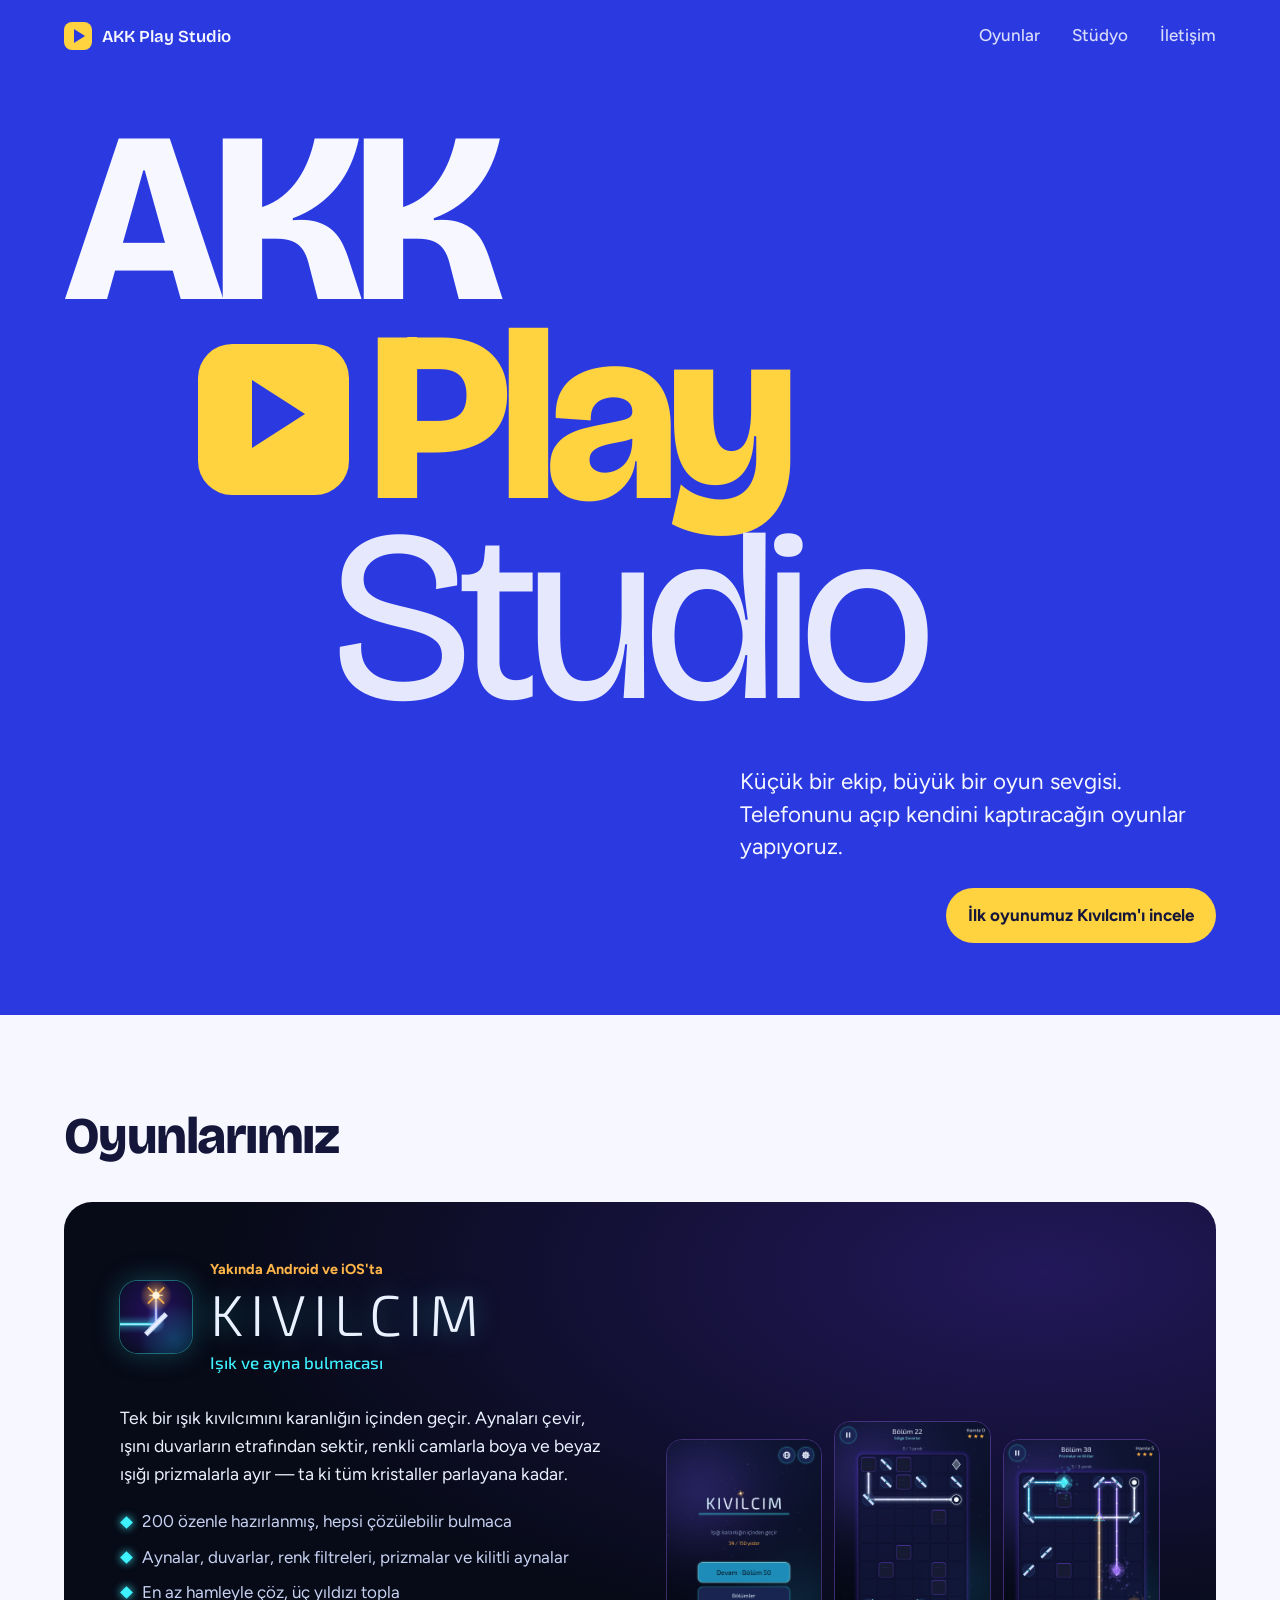
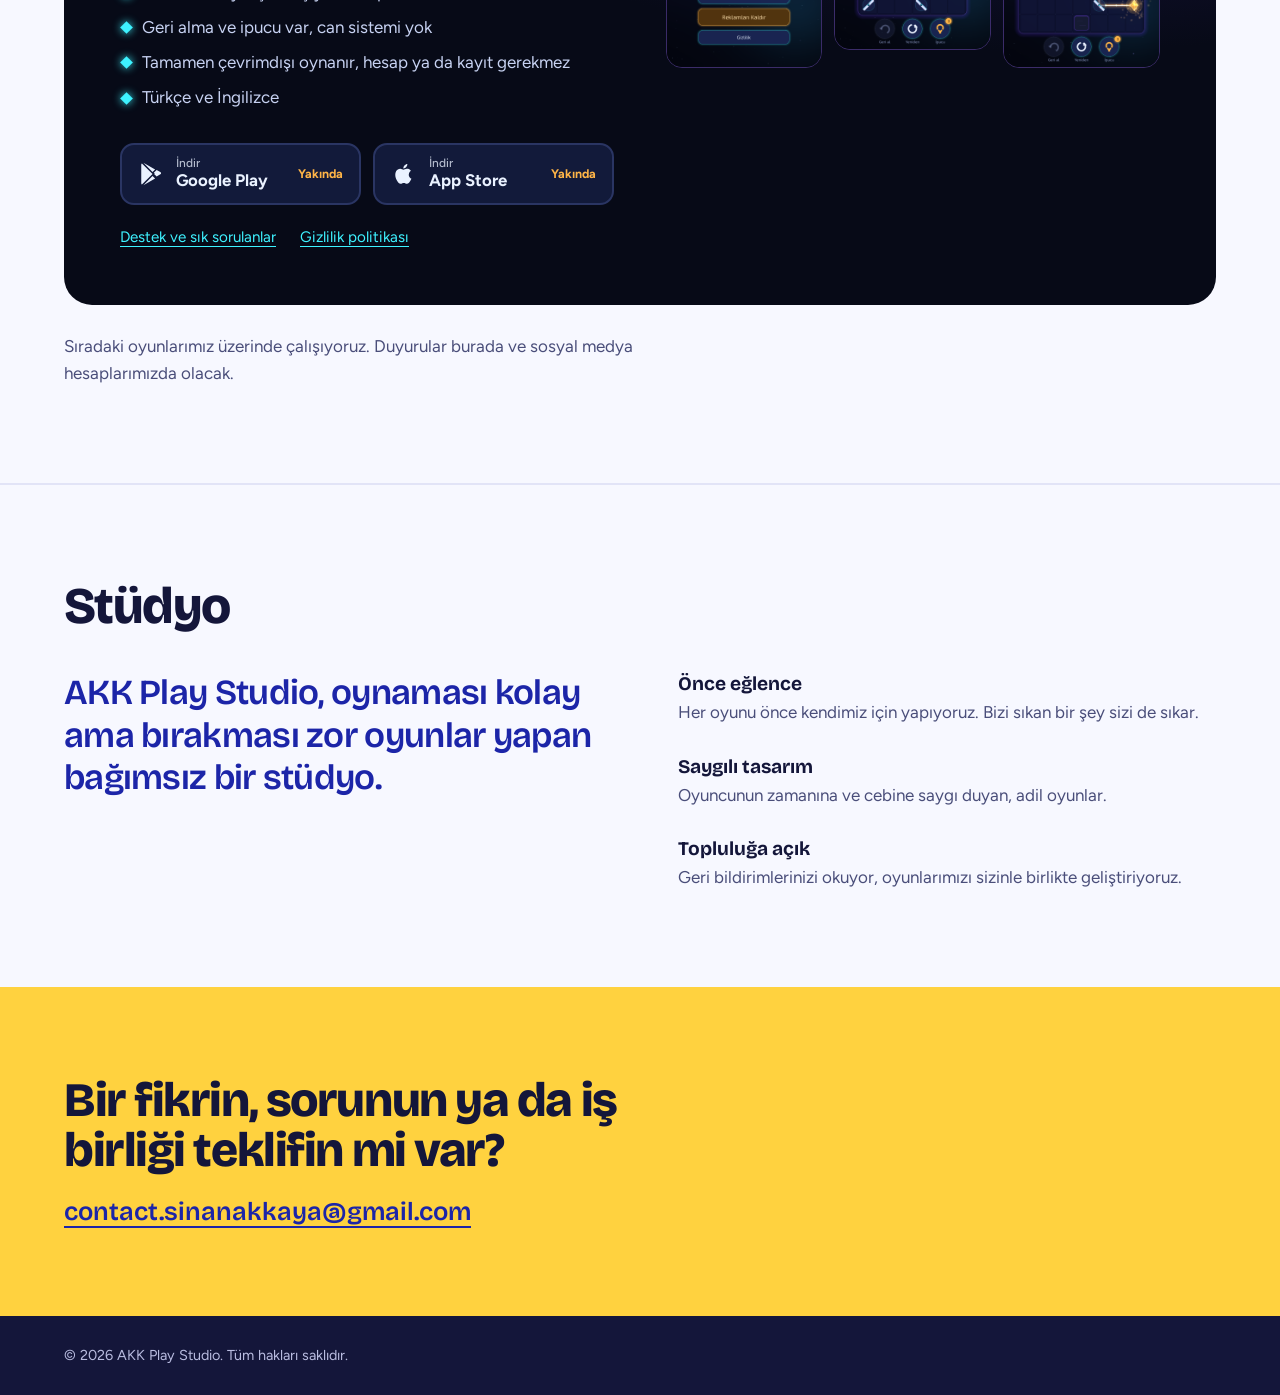
<file: index.html>
<!doctype html>
<html lang="tr">
<head>
  <meta charset="utf-8">
  <meta name="viewport" content="width=device-width, initial-scale=1">
  <title>AKK Play Studio</title>
  <meta name="description" content="AKK Play Studio bağımsız bir oyun stüdyosu. İlk oyunumuz Kıvılcım, ışık ve ayna bulmacası, yakında Android ve iOS'ta.">
  <link rel="preconnect" href="https://fonts.googleapis.com">
  <link rel="preconnect" href="https://fonts.gstatic.com" crossorigin>
  <link href="https://fonts.googleapis.com/css2?family=Bricolage+Grotesque:opsz,wght@12..96,400;12..96,600;12..96,800&family=Figtree:wght@400;500;700&family=Exo+2:wght@300;500&display=swap" rel="stylesheet">
  <link rel="stylesheet" href="styles.css">
  <link rel="icon" href="data:image/svg+xml,%3Csvg xmlns='http://www.w3.org/2000/svg' viewBox='0 0 32 32'%3E%3Crect width='32' height='32' rx='8' fill='%232B3AE0'/%3E%3Cpath d='M12 9l12 7-12 7z' fill='%23FFD23F'/%3E%3C/svg%3E">
</head>
<body>
  <a class="skip" href="#oyunlar">İçeriğe geç</a>

  <header class="top">
    <a class="logo" href="#" aria-label="AKK Play Studio ana sayfa">
      <span class="logo-mark" aria-hidden="true"></span>
      <span class="logo-text">AKK Play Studio</span>
    </a>
    <nav aria-label="Ana menü">
      <a href="#oyunlar">Oyunlar</a>
      <a href="#studyo">Stüdyo</a>
      <a href="#iletisim">İletişim</a>
    </nav>
  </header>

  <main>
    <section class="hero" aria-labelledby="hero-title">
      <h1 id="hero-title" class="wordmark">
        <span class="wm-line">AKK</span>
        <span class="wm-line wm-play"><span class="wm-btn" aria-hidden="true"></span>Play</span>
        <span class="wm-line wm-studio">Studio</span>
      </h1>
      <p class="hero-lede">Küçük bir ekip, büyük bir oyun sevgisi. Telefonunu açıp kendini kaptıracağın oyunlar yapıyoruz.</p>
      <a class="hero-cta" href="#kivilcim">İlk oyunumuz Kıvılcım'ı incele</a>
    </section>

    <section id="oyunlar" class="games" aria-labelledby="games-title">
      <h2 id="games-title" class="section-title">Oyunlarımız</h2>

      <article id="kivilcim" class="game" aria-labelledby="kivilcim-title">
        <div class="game-inner">
          <div class="game-body">
            <div class="game-head">
              <img class="game-icon" src="assets/kivilcim/icon.png" alt="" width="72" height="72">
              <div>
                <p class="game-status">Yakında Android ve iOS'ta</p>
                <h3 id="kivilcim-title" class="game-title">Kıvılcım</h3>
                <p class="game-genre">Işık ve ayna bulmacası</p>
              </div>
            </div>

            <p class="game-lede">Tek bir ışık kıvılcımını karanlığın içinden geçir. Aynaları çevir, ışını duvarların etrafından sektir, renkli camlarla boya ve beyaz ışığı prizmalarla ayır — ta ki tüm kristaller parlayana kadar.</p>

            <ul class="game-features">
              <li>200 özenle hazırlanmış, hepsi çözülebilir bulmaca</li>
              <li>Aynalar, duvarlar, renk filtreleri, prizmalar ve kilitli aynalar</li>
              <li>En az hamleyle çöz, üç yıldızı topla</li>
              <li>Geri alma ve ipucu var, can sistemi yok</li>
              <li>Tamamen çevrimdışı oynanır, hesap ya da kayıt gerekmez</li>
              <li>Türkçe ve İngilizce</li>
            </ul>

            <ul class="stores" data-game="kivilcim">
              <li>
                <a class="store" data-store="googlePlay" href="#">
                  <svg viewBox="0 0 24 24" aria-hidden="true"><path d="M3.6 2.3 13.4 12l-9.8 9.7c-.4-.2-.6-.6-.6-1.1V3.4c0-.5.2-.9.6-1.1Zm11 8.5 2.6-2.6 3.4 2c.9.5.9 1.6 0 2.1l-3.4 2-2.6-2.6L15.8 12l-1.2-1.2ZM5 1.6l10.8 6.2-2.4 2.4L5 1.6Zm8.4 12.2 2.4 2.4L5 22.4l8.4-8.6Z"/></svg>
                  <span class="store-text"><small>İndir</small>Google Play</span>
                  <span class="store-soon">Yakında</span>
                </a>
              </li>
              <li>
                <a class="store" data-store="appStore" href="#">
                  <svg viewBox="0 0 24 24" aria-hidden="true"><path d="M16.4 12.6c0-2.4 2-3.5 2-3.6-1.1-1.6-2.8-1.8-3.4-1.8-1.4-.2-2.8.8-3.5.8s-1.8-.8-3-.8c-1.5 0-3 .9-3.8 2.3-1.6 2.8-.4 7 1.2 9.3.8 1.1 1.7 2.4 2.9 2.3 1.2 0 1.6-.7 3-.7s1.8.7 3 .7 2-1.1 2.8-2.3c.9-1.3 1.2-2.5 1.2-2.6 0 0-2.4-.9-2.4-3.6ZM14.1 5.6c.6-.8 1.1-1.8 1-2.9-.9 0-2 .6-2.7 1.4-.6.7-1.1 1.8-1 2.8 1 .1 2-.5 2.7-1.3Z"/></svg>
                  <span class="store-text"><small>İndir</small>App Store</span>
                  <span class="store-soon">Yakında</span>
                </a>
              </li>
            </ul>

            <p class="game-links"><a href="kivilcim-destek.html">Destek ve sık sorulanlar</a><a href="privacy.html">Gizlilik politikası</a></p>
          </div>

          <div class="shots" role="group" aria-label="Kıvılcım ekran görüntüleri">
            <img src="assets/kivilcim/ekran-menu.png" alt="Kıvılcım ana menüsü" width="720" height="1055" loading="lazy">
            <img src="assets/kivilcim/ekran-bolum.png" alt="22. bölüm: ayna ve duvarlarla dolu bir bulmaca tahtası" width="720" height="1055" loading="lazy">
            <img src="assets/kivilcim/ekran-cozum.png" alt="38. bölüm çözüldü: prizmadan ayrılan ışınlar üç kristali yakıyor" width="720" height="1055" loading="lazy">
          </div>
        </div>
      </article>

      <p class="more-games">Sıradaki oyunlarımız üzerinde çalışıyoruz. Duyurular burada ve sosyal medya hesaplarımızda olacak.</p>
    </section>

    <section id="studyo" class="studio" aria-labelledby="studio-title">
      <h2 id="studio-title" class="section-title">Stüdyo</h2>
      <div class="studio-grid">
        <p class="studio-big">AKK Play Studio, oynaması kolay ama bırakması zor oyunlar yapan bağımsız bir stüdyo.</p>
        <div class="studio-points">
          <div>
            <h3>Önce eğlence</h3>
            <p>Her oyunu önce kendimiz için yapıyoruz. Bizi sıkan bir şey sizi de sıkar.</p>
          </div>
          <div>
            <h3>Saygılı tasarım</h3>
            <p>Oyuncunun zamanına ve cebine saygı duyan, adil oyunlar.</p>
          </div>
          <div>
            <h3>Topluluğa açık</h3>
            <p>Geri bildirimlerinizi okuyor, oyunlarımızı sizinle birlikte geliştiriyoruz.</p>
          </div>
        </div>
      </div>
    </section>

    <section id="iletisim" class="contact" aria-labelledby="contact-title">
      <h2 id="contact-title" class="contact-title">Bir fikrin, sorunun ya da iş birliği teklifin mi var?</h2>
      <a class="contact-mail" href="mailto:contact.sinanakkaya@gmail.com">contact.sinanakkaya@gmail.com</a>
    </section>
  </main>

  <footer class="foot">
    <p>© <span id="year">2026</span> AKK Play Studio. Tüm hakları saklıdır.</p>
  </footer>

  <div class="toast" role="status" aria-live="polite" hidden></div>

  <script src="config.js"></script>
  <script src="main.js"></script>
</body>
</html>
</file>
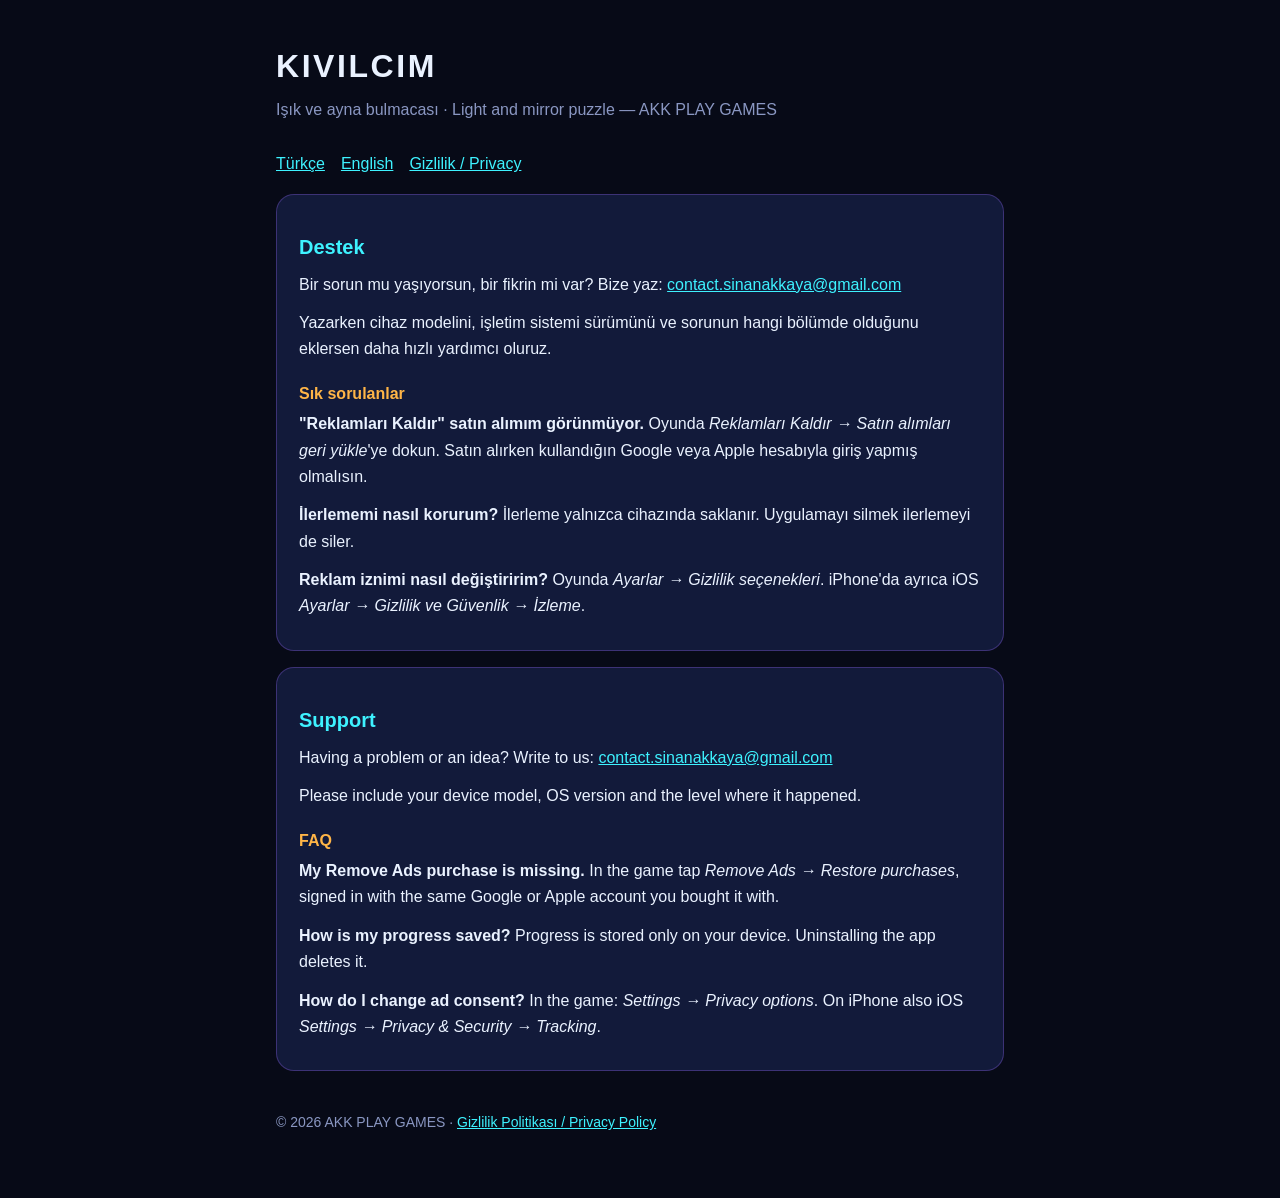
<file: kivilcim-destek.html>
<!doctype html>
<html lang="tr">
<head>
<meta charset="utf-8">
<meta name="viewport" content="width=device-width, initial-scale=1">
<title>KIVILCIM — Destek / Support</title>
<meta name="description" content="KIVILCIM: aynaları çevirip ışığı kristallere ulaştırdığın bir bulmaca oyunu. Destek ve iletişim.">
<style>
  :root { --bg:#070a17; --panel:#121a3a; --text:#eaf2ff; --dim:#8a97c2; --cyan:#3ef2ff; --amber:#ffb547; }
  * { box-sizing: border-box; }
  body { margin:0; background:var(--bg); color:var(--text); font:16px/1.65 -apple-system, "Segoe UI", Roboto, Arial, sans-serif; }
  main { max-width:760px; margin:0 auto; padding:40px 16px 64px; }
  h1 { font-size:32px; letter-spacing:.08em; margin:0 0 4px; }
  .tag { color:var(--dim); margin:0 0 28px; }
  h2 { color:var(--cyan); font-size:20px; margin:28px 0 8px; }
  h3 { color:var(--amber); font-size:16px; margin:18px 0 4px; }
  p { margin:0 0 12px; }
  .card { background:var(--panel); border:1px solid rgba(155,107,255,.3); border-radius:18px; padding:8px 22px 18px; margin-top:16px; }
  a { color:var(--cyan); }
  nav a { margin-right:16px; }
  footer { color:var(--dim); font-size:14px; margin-top:40px; }
</style>
</head>
<body>
<main>
  <h1>KIVILCIM</h1>
  <p class="tag">Işık ve ayna bulmacası · Light and mirror puzzle — AKK PLAY GAMES</p>
  <nav><a href="#tr">Türkçe</a><a href="#en">English</a><a href="privacy.html">Gizlilik / Privacy</a></nav>

  <section id="tr" class="card">
    <h2>Destek</h2>
    <p>Bir sorun mu yaşıyorsun, bir fikrin mi var? Bize yaz:
      <a href="mailto:contact.sinanakkaya@gmail.com">contact.sinanakkaya@gmail.com</a></p>
    <p>Yazarken cihaz modelini, işletim sistemi sürümünü ve sorunun hangi bölümde olduğunu eklersen daha hızlı yardımcı oluruz.</p>
    <h3>Sık sorulanlar</h3>
    <p><strong>"Reklamları Kaldır" satın alımım görünmüyor.</strong> Oyunda <em>Reklamları Kaldır → Satın alımları geri yükle</em>'ye dokun. Satın alırken kullandığın Google veya Apple hesabıyla giriş yapmış olmalısın.</p>
    <p><strong>İlerlememi nasıl korurum?</strong> İlerleme yalnızca cihazında saklanır. Uygulamayı silmek ilerlemeyi de siler.</p>
    <p><strong>Reklam iznimi nasıl değiştiririm?</strong> Oyunda <em>Ayarlar → Gizlilik seçenekleri</em>. iPhone'da ayrıca iOS <em>Ayarlar → Gizlilik ve Güvenlik → İzleme</em>.</p>
  </section>

  <section id="en" class="card" lang="en">
    <h2>Support</h2>
    <p>Having a problem or an idea? Write to us:
      <a href="mailto:contact.sinanakkaya@gmail.com">contact.sinanakkaya@gmail.com</a></p>
    <p>Please include your device model, OS version and the level where it happened.</p>
    <h3>FAQ</h3>
    <p><strong>My Remove Ads purchase is missing.</strong> In the game tap <em>Remove Ads → Restore purchases</em>, signed in with the same Google or Apple account you bought it with.</p>
    <p><strong>How is my progress saved?</strong> Progress is stored only on your device. Uninstalling the app deletes it.</p>
    <p><strong>How do I change ad consent?</strong> In the game: <em>Settings → Privacy options</em>. On iPhone also iOS <em>Settings → Privacy &amp; Security → Tracking</em>.</p>
  </section>

  <footer>© 2026 AKK PLAY GAMES · <a href="privacy.html">Gizlilik Politikası / Privacy Policy</a></footer>
</main>
</body>
</html>
</file>
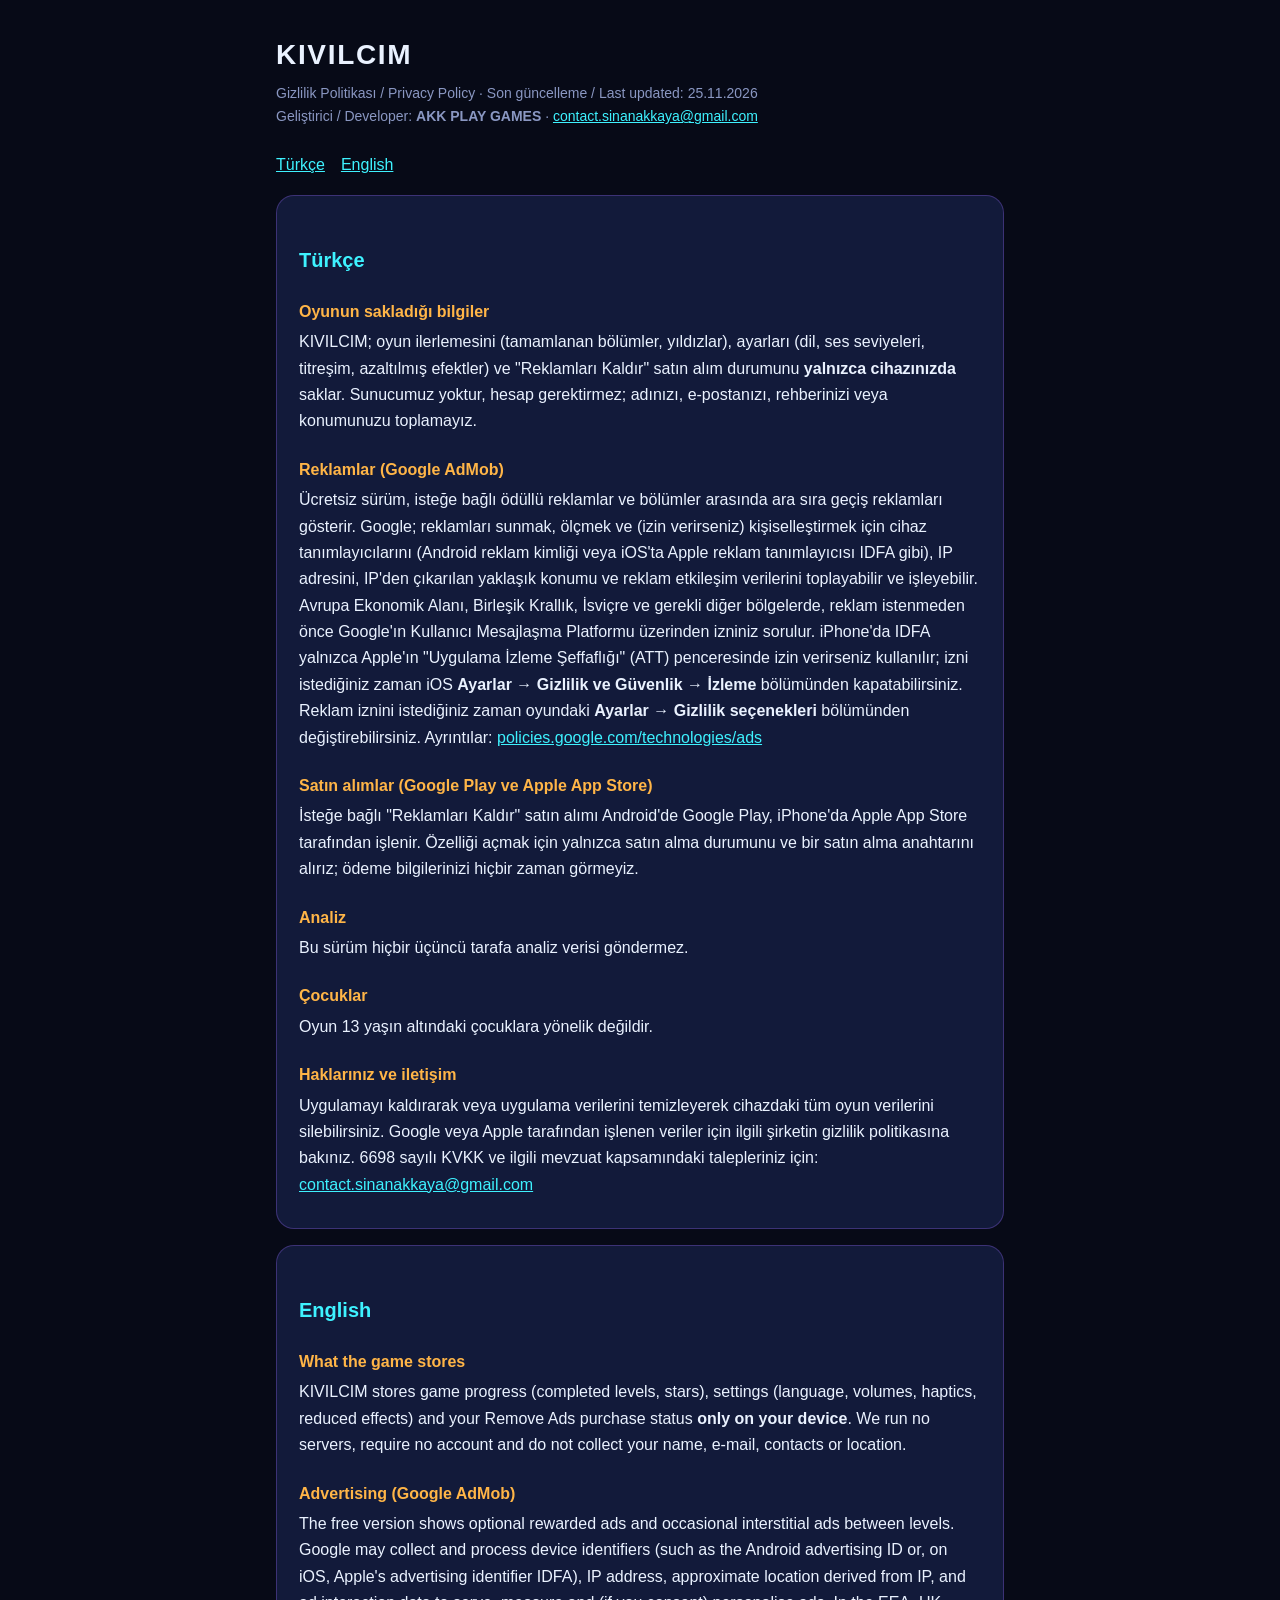
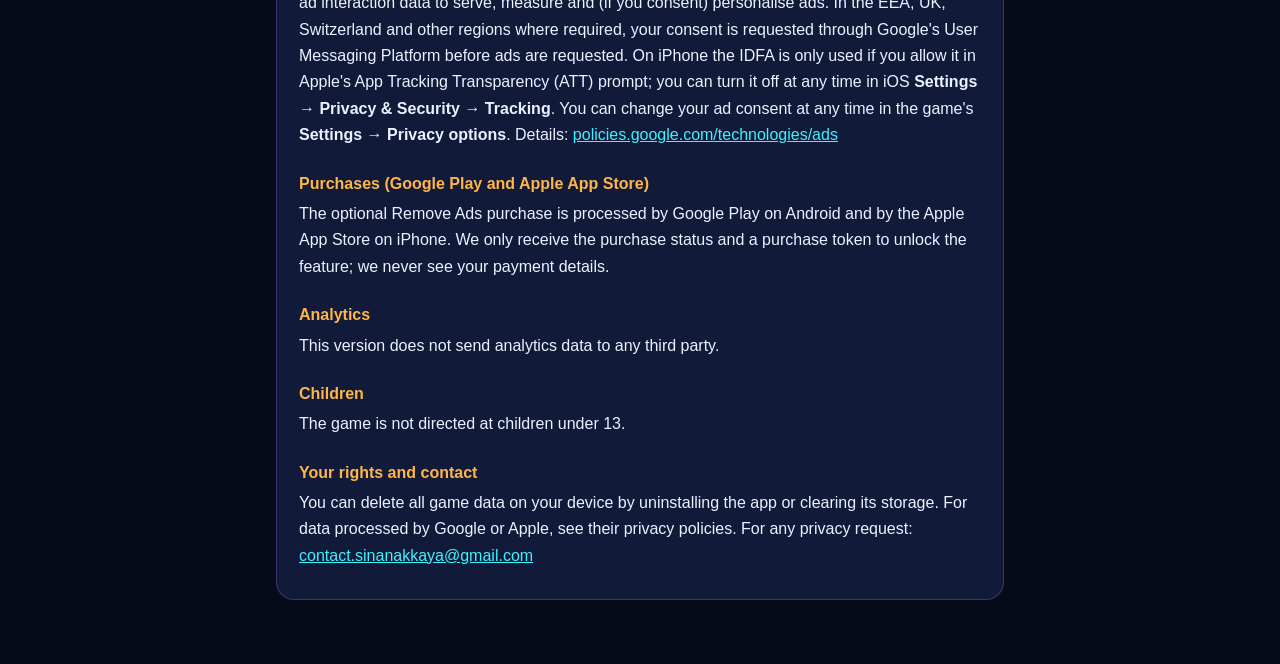
<file: privacy.html>
<!doctype html>
<html lang="tr">
<head>
<meta charset="utf-8">
<meta name="viewport" content="width=device-width, initial-scale=1">
<title>KIVILCIM — Gizlilik Politikası / Privacy Policy</title>
<style>
  :root { --bg:#070a17; --panel:#121a3a; --text:#eaf2ff; --dim:#8a97c2; --cyan:#3ef2ff; --amber:#ffb547; }
  * { box-sizing: border-box; }
  body { margin:0; background:var(--bg); color:var(--text); font:16px/1.65 -apple-system, "Segoe UI", Roboto, Arial, sans-serif; }
  main { max-width:760px; margin:0 auto; padding:32px 16px 64px; }
  h1 { font-size:28px; letter-spacing:.06em; margin:0 0 4px; }
  h2 { color:var(--cyan); font-size:20px; margin:40px 0 8px; }
  h3 { color:var(--amber); font-size:16px; margin:22px 0 4px; }
  p { margin:0 0 12px; }
  .meta { color:var(--dim); font-size:14px; margin-bottom:24px; }
  .card { background:var(--panel); border:1px solid rgba(155,107,255,.3); border-radius:18px; padding:8px 22px 18px; margin-top:16px; }
  a { color:var(--cyan); }
  nav a { margin-right:16px; }
</style>
</head>
<body>
<main>
  <h1>KIVILCIM</h1>
  <div class="meta">Gizlilik Politikası / Privacy Policy · Son güncelleme / Last updated: 25.11.2026<br>
  Geliştirici / Developer: <strong>AKK PLAY GAMES</strong> · <a href="mailto:contact.sinanakkaya@gmail.com">contact.sinanakkaya@gmail.com</a></div>
  <nav><a href="#tr">Türkçe</a><a href="#en">English</a></nav>

  <section id="tr" class="card">
    <h2>Türkçe</h2>
    <h3>Oyunun sakladığı bilgiler</h3>
    <p>KIVILCIM; oyun ilerlemesini (tamamlanan bölümler, yıldızlar), ayarları (dil, ses seviyeleri, titreşim, azaltılmış efektler) ve "Reklamları Kaldır" satın alım durumunu <strong>yalnızca cihazınızda</strong> saklar. Sunucumuz yoktur, hesap gerektirmez; adınızı, e-postanızı, rehberinizi veya konumunuzu toplamayız.</p>
    <h3>Reklamlar (Google AdMob)</h3>
    <p>Ücretsiz sürüm, isteğe bağlı ödüllü reklamlar ve bölümler arasında ara sıra geçiş reklamları gösterir. Google; reklamları sunmak, ölçmek ve (izin verirseniz) kişiselleştirmek için cihaz tanımlayıcılarını (Android reklam kimliği veya iOS'ta Apple reklam tanımlayıcısı IDFA gibi), IP adresini, IP'den çıkarılan yaklaşık konumu ve reklam etkileşim verilerini toplayabilir ve işleyebilir. Avrupa Ekonomik Alanı, Birleşik Krallık, İsviçre ve gerekli diğer bölgelerde, reklam istenmeden önce Google'ın Kullanıcı Mesajlaşma Platformu üzerinden izniniz sorulur. iPhone'da IDFA yalnızca Apple'ın "Uygulama İzleme Şeffaflığı" (ATT) penceresinde izin verirseniz kullanılır; izni istediğiniz zaman iOS <strong>Ayarlar → Gizlilik ve Güvenlik → İzleme</strong> bölümünden kapatabilirsiniz. Reklam iznini istediğiniz zaman oyundaki <strong>Ayarlar → Gizlilik seçenekleri</strong> bölümünden değiştirebilirsiniz. Ayrıntılar: <a href="https://policies.google.com/technologies/ads">policies.google.com/technologies/ads</a></p>
    <h3>Satın alımlar (Google Play ve Apple App Store)</h3>
    <p>İsteğe bağlı "Reklamları Kaldır" satın alımı Android'de Google Play, iPhone'da Apple App Store tarafından işlenir. Özelliği açmak için yalnızca satın alma durumunu ve bir satın alma anahtarını alırız; ödeme bilgilerinizi hiçbir zaman görmeyiz.</p>
    <h3>Analiz</h3>
    <p>Bu sürüm hiçbir üçüncü tarafa analiz verisi göndermez.</p>
    <h3>Çocuklar</h3>
    <p>Oyun 13 yaşın altındaki çocuklara yönelik değildir.</p>
    <h3>Haklarınız ve iletişim</h3>
    <p>Uygulamayı kaldırarak veya uygulama verilerini temizleyerek cihazdaki tüm oyun verilerini silebilirsiniz. Google veya Apple tarafından işlenen veriler için ilgili şirketin gizlilik politikasına bakınız. 6698 sayılı KVKK ve ilgili mevzuat kapsamındaki talepleriniz için: <a href="mailto:contact.sinanakkaya@gmail.com">contact.sinanakkaya@gmail.com</a></p>
  </section>

  <section id="en" class="card" lang="en">
    <h2>English</h2>
    <h3>What the game stores</h3>
    <p>KIVILCIM stores game progress (completed levels, stars), settings (language, volumes, haptics, reduced effects) and your Remove Ads purchase status <strong>only on your device</strong>. We run no servers, require no account and do not collect your name, e-mail, contacts or location.</p>
    <h3>Advertising (Google AdMob)</h3>
    <p>The free version shows optional rewarded ads and occasional interstitial ads between levels. Google may collect and process device identifiers (such as the Android advertising ID or, on iOS, Apple's advertising identifier IDFA), IP address, approximate location derived from IP, and ad interaction data to serve, measure and (if you consent) personalise ads. In the EEA, UK, Switzerland and other regions where required, your consent is requested through Google's User Messaging Platform before ads are requested. On iPhone the IDFA is only used if you allow it in Apple's App Tracking Transparency (ATT) prompt; you can turn it off at any time in iOS <strong>Settings → Privacy &amp; Security → Tracking</strong>. You can change your ad consent at any time in the game's <strong>Settings → Privacy options</strong>. Details: <a href="https://policies.google.com/technologies/ads">policies.google.com/technologies/ads</a></p>
    <h3>Purchases (Google Play and Apple App Store)</h3>
    <p>The optional Remove Ads purchase is processed by Google Play on Android and by the Apple App Store on iPhone. We only receive the purchase status and a purchase token to unlock the feature; we never see your payment details.</p>
    <h3>Analytics</h3>
    <p>This version does not send analytics data to any third party.</p>
    <h3>Children</h3>
    <p>The game is not directed at children under 13.</p>
    <h3>Your rights and contact</h3>
    <p>You can delete all game data on your device by uninstalling the app or clearing its storage. For data processed by Google or Apple, see their privacy policies. For any privacy request: <a href="mailto:contact.sinanakkaya@gmail.com">contact.sinanakkaya@gmail.com</a></p>
  </section>
</main>
</body>
</html>
</file>
<file: styles.css>
:root {
  --cobalt: #2B3AE0;
  --cobalt-deep: #1C25A8;
  --sun: #FFD23F;
  --paper: #F7F8FF;
  --ink: #14163A;
  --ink-soft: #4A4E7A;
  --spark: #FF6B2C;
  --night: #1A1033;

  --display: "Bricolage Grotesque", system-ui, sans-serif;
  --body: "Figtree", system-ui, sans-serif;

  --gutter: clamp(16px, 5vw, 64px);
  --max: 1200px;
}

* { box-sizing: border-box; }
html { scroll-behavior: smooth; }
@media (prefers-reduced-motion: reduce) {
  html { scroll-behavior: auto; }
  *, *::before, *::after { animation: none !important; transition: none !important; }
}

body {
  margin: 0;
  background: var(--paper);
  color: var(--ink);
  font: 400 1.0625rem/1.6 var(--body);
  -webkit-font-smoothing: antialiased;
}

a { color: inherit; }
:focus-visible { outline: 3px solid var(--sun); outline-offset: 3px; border-radius: 6px; }

.skip {
  position: absolute; left: 16px; top: -60px;
  background: var(--sun); color: var(--ink);
  padding: 10px 16px; border-radius: 8px; font-weight: 700; z-index: 10;
}
.skip:focus { top: 16px; }

/* ---------- Header ---------- */
.top {
  position: absolute; inset: 0 0 auto 0; z-index: 5;
  display: flex; align-items: center; justify-content: space-between; gap: 16px;
  padding: 22px var(--gutter);
  color: var(--paper);
}
.logo { display: flex; align-items: center; gap: 10px; text-decoration: none; font: 600 1.05rem var(--display); }
.logo-mark {
  width: 28px; height: 28px; border-radius: 8px; background: var(--sun); position: relative; flex: none;
}
.logo-mark::after {
  content: ""; position: absolute; left: 10px; top: 7px;
  border-left: 11px solid var(--cobalt); border-top: 7px solid transparent; border-bottom: 7px solid transparent;
}
.top nav { display: flex; gap: clamp(14px, 3vw, 32px); }
.top nav a { text-decoration: none; font-weight: 500; opacity: .85; }
.top nav a:hover { opacity: 1; text-decoration: underline; text-underline-offset: 5px; }

/* ---------- Hero ---------- */
.hero {
  background: var(--cobalt);
  color: var(--paper);
  padding: 120px var(--gutter) 72px;
  overflow: hidden;
}
.wordmark {
  margin: 0;
  font-family: var(--display);
  font-weight: 800;
  font-size: clamp(4.5rem, 19vw, 17rem);
  line-height: .82;
  letter-spacing: -.045em;
  display: flex; flex-direction: column;
}
.wm-line { display: block; }
.wm-play { color: var(--sun); display: flex; align-items: center; gap: .08em; padding-left: .55em; }
.wm-btn {
  width: .62em; height: .62em; flex: none; border-radius: .14em; background: var(--sun); position: relative;
  animation: press 2.8s ease-in-out .6s 1 both;
}
.wm-btn::after {
  content: ""; position: absolute; left: 36%; top: 24%;
  border-left: .22em solid var(--cobalt); border-top: .14em solid transparent; border-bottom: .14em solid transparent;
}
.wm-studio { font-weight: 400; padding-left: 1.1em; opacity: .92; }

@keyframes press {
  0%, 100% { transform: scale(1); }
  20% { transform: scale(.86) rotate(-6deg); }
  34% { transform: scale(1.06) rotate(2deg); }
  48% { transform: scale(1); }
}

.hero-lede {
  max-width: 34ch; margin: 48px 0 0 auto;
  font-size: clamp(1.15rem, 2vw, 1.4rem); line-height: 1.45;
}
.hero-cta {
  display: inline-block; margin: 24px 0 0; float: right; clear: both;
  font-weight: 700; color: var(--ink); background: var(--sun);
  padding: 14px 22px; border-radius: 999px; text-decoration: none;
}
.hero-cta:hover { background: #fff; }
.hero::after { content: ""; display: block; clear: both; }

/* ---------- Sections ---------- */
.section-title {
  font: 800 clamp(2rem, 5vw, 3.2rem)/1 var(--display);
  letter-spacing: -.03em; margin: 0 0 40px;
}
.games, .studio { padding: 96px var(--gutter); max-width: calc(var(--max) + 2 * var(--gutter)); margin: 0 auto; }

/* ---------- Kıvılcım (oyunun kendi paleti) ---------- */
.game {
  --k-bg: #070a17; --k-panel: #121a3a; --k-text: #eaf2ff; --k-dim: #8a97c2;
  --k-cyan: #3ef2ff; --k-amber: #ffb547; --k-violet: #9b6bff;
  background: radial-gradient(120% 90% at 85% 10%, #22185A 0%, var(--k-bg) 60%);
  color: var(--k-text);
  border-radius: 28px; overflow: hidden;
}

.game-inner {
  display: grid; grid-template-columns: minmax(0, 1fr) minmax(0, 1fr);
  gap: clamp(28px, 4vw, 56px); padding: clamp(24px, 4.5vw, 56px);
}
.game-head { display: flex; align-items: center; gap: 18px; }
.game-icon { width: 72px; height: 72px; border-radius: 18px; flex: none; box-shadow: 0 0 0 1px rgba(62, 242, 255, .35), 0 0 28px rgba(62, 242, 255, .25); }
.game-status { margin: 0 0 4px; font-size: .9rem; font-weight: 700; color: var(--k-amber); }
.game-title {
  margin: 0; font: 300 clamp(2.4rem, 6vw, 3.6rem)/1 "Exo 2", var(--display);
  letter-spacing: .12em; text-transform: uppercase;
  text-shadow: 0 0 24px rgba(62, 242, 255, .35);
}
.game-genre { margin: 6px 0 0; color: var(--k-cyan); font-family: "Exo 2", var(--body); font-weight: 500; }

.game-lede { max-width: 52ch; margin: 28px 0 20px; font-size: 1.1rem; line-height: 1.6; }
.game-features { list-style: none; margin: 0 0 32px; padding: 0; display: grid; gap: 8px; color: #C7D2F2; }
.game-features li { position: relative; padding-left: 22px; }
.game-features li::before {
  content: ""; position: absolute; left: 2px; top: .55em; width: 9px; height: 9px;
  background: var(--k-cyan); transform: rotate(45deg); box-shadow: 0 0 8px var(--k-cyan);
}

.stores { list-style: none; margin: 0; padding: 0; display: grid; gap: 12px; grid-template-columns: repeat(auto-fit, minmax(190px, 1fr)); }
.store {
  display: flex; align-items: center; gap: 12px;
  padding: 12px 16px; border-radius: 14px; text-decoration: none;
  background: var(--k-text); color: var(--k-bg);
  border: 2px solid var(--k-text);
  transition: transform .15s ease, background .15s ease;
}
.store svg { width: 26px; height: 26px; fill: currentColor; flex: none; }
.store-text { display: flex; flex-direction: column; line-height: 1.15; font-weight: 700; font-size: 1.05rem; }
.store-text small { font-weight: 500; font-size: .75rem; opacity: .75; }
.store-soon { margin-left: auto; font-size: .78rem; font-weight: 700; color: var(--k-amber); }
.store.is-live .store-soon { display: none; }
.store.is-live:hover { background: var(--k-cyan); border-color: var(--k-cyan); transform: translateY(-2px); }
.store[aria-disabled="true"] { background: var(--k-panel); color: var(--k-text); border-color: #2A3563; cursor: not-allowed; }

.game-links { margin: 20px 0 0; display: flex; flex-wrap: wrap; gap: 8px 24px; font-size: .95rem; }
.game-links a { color: var(--k-cyan); text-underline-offset: 4px; }

.shots { display: grid; grid-template-columns: repeat(3, 1fr); gap: 12px; align-self: center; }
.shots img {
  width: 100%; height: auto; border-radius: 16px; display: block;
  border: 1px solid rgba(155, 107, 255, .35);
}
.shots img:nth-child(2) { transform: translateY(-18px); }

.more-games { color: var(--ink-soft); margin: 28px 0 0; max-width: 60ch; }

/* ---------- Studio ---------- */
.studio { border-top: 2px solid #E2E4F7; }
.studio-grid { display: grid; grid-template-columns: 1fr 1fr; gap: clamp(32px, 6vw, 80px); }
.studio-big { margin: 0; font: 600 clamp(1.5rem, 3vw, 2.2rem)/1.2 var(--display); letter-spacing: -.02em; color: var(--cobalt-deep); }
.studio-points { display: grid; gap: 28px; }
.studio-points h3 { margin: 0 0 4px; font: 700 1.2rem var(--display); }
.studio-points p { margin: 0; color: var(--ink-soft); }

/* ---------- Contact ---------- */
.contact { background: var(--sun); padding: 88px var(--gutter); text-align: left; }
.contact-title { margin: 0 0 20px; max-width: 22ch; font: 800 clamp(1.8rem, 4.5vw, 3rem)/1.05 var(--display); letter-spacing: -.03em; }
.contact-mail {
  font: 600 clamp(1.1rem, 3vw, 1.6rem) var(--display); color: var(--cobalt-deep);
  text-underline-offset: 6px; text-decoration-thickness: 2px; overflow-wrap: anywhere;
}

.foot { background: var(--ink); color: #B9BCE0; padding: 28px var(--gutter); font-size: .9rem; }
.foot p { margin: 0; }

.toast {
  position: fixed; left: 50%; bottom: 24px; transform: translateX(-50%);
  background: var(--ink); color: var(--paper); padding: 12px 18px; border-radius: 12px;
  font-weight: 500; box-shadow: 0 8px 24px rgba(20, 22, 58, .3); z-index: 20; max-width: calc(100vw - 32px);
}

/* ---------- Responsive ---------- */
@media (max-width: 860px) {
  .game-inner { grid-template-columns: 1fr; }
  .shots { grid-auto-flow: column; grid-template-columns: none; grid-auto-columns: minmax(150px, 42%); overflow-x: auto; scroll-snap-type: x mandatory; padding-bottom: 6px; }
  .shots img { scroll-snap-align: start; }
  .shots img:nth-child(2) { transform: none; }
  .studio-grid { grid-template-columns: 1fr; }
}
@media (max-width: 560px) {
  .logo-text { display: none; }
  .hero { padding-top: 96px; }
  .wm-play { padding-left: .3em; }
  .wm-studio { padding-left: .5em; }
  .hero-lede { margin-left: 0; }
  .hero-cta { float: none; }
}
</file>
